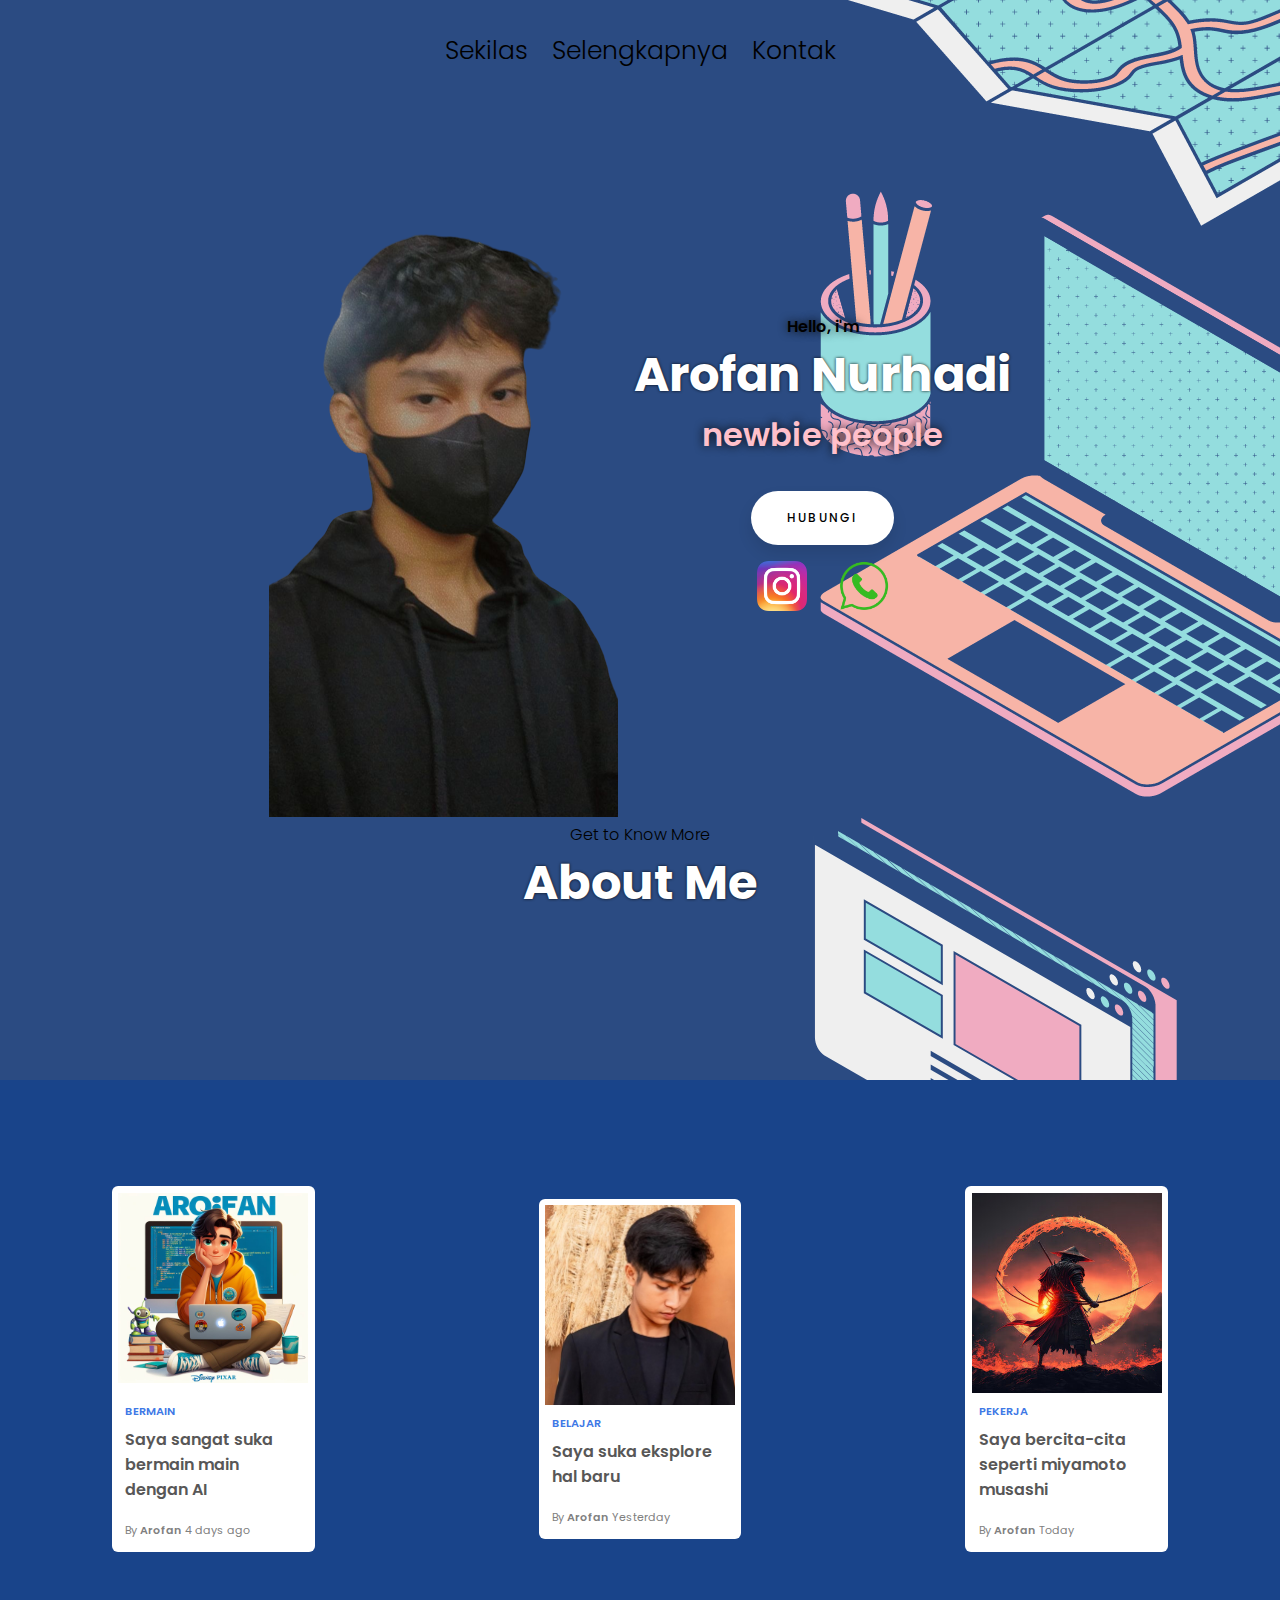
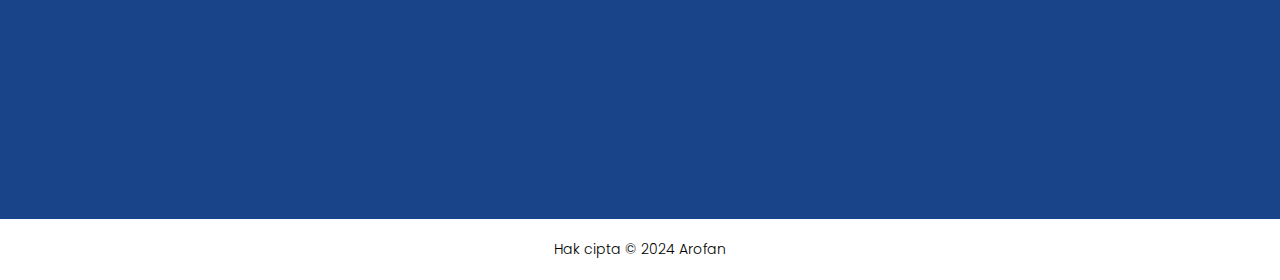
<file: index.html>
<!DOCTYPE html>
<html lang="en">
<head>
    <meta charset="UTF-8">
    <meta name="viewport" content="width=device-width, initial-scale=1.0">
    <title>Home | Arofan</title>
    <link rel="stylesheet" href="css/1.css">
    <link rel="stylesheet" href="css/2.css">
    <style>
        .ft {
    background-color: white;
    color: black;
    padding: 20px;
    text-align: center;
    font-size: 14px;
    border-top: 1px;
    position: static;
        }
    </style>
</head>
<!-- kali ini aku belajar web non simetris -->
<body>
    
    <nav id="nav-komputer">
        <ul class="menu">
            <li><a href="#sekilas">Sekilas</a></li>
            <li><a href="kontak.html">Selengkapnya</a></li>
            <li><a href="selengkap.html">Kontak</a></li>
        </ul>
    </nav>

    <section id="profile">
        <div class="pp-container">
            <img id="pp" src="./img/my.png" alt="my" class="center">
        </div>
        <div class="tulisan">
            <p class="text-1">Hello, i'm</p>
            <h1 class="title">Arofan Nurhadi</h1>
            <p class="text-2">newbie people</p>
            <div class="tombol_size">
                <button class="tombol" onclick="location.href ='https://wa.me/+6283162365253'" >Hubungi</button>
            </div>
            <div id="sosmed">
                <img src="./img/Instagram_icon.png" class="icon" alt="my istagram"
                onclick="location.href='https://www.instagram.com/ar_fan.h'">
                <img src="./img/wa_icon.png" class="icon" alt="my wa" onclick="location.href='https://wa.me/+6283162365253'">
            </div>    
        </div>
    </section>

    <section id="sekilas">
        <p class="text-1">Get to Know More</p>
        <h1 class="title">About Me</h1>
    <div class="card-container">
        <div class="card">
            <div class="card-image">
                <img src="./img/konten1.jpeg" alt="">
            </div>
            <div class="category"> Bermain </div>
            <div class="heading"> Saya sangat suka bermain main dengan AI
                <div class="author"> By <span class="name">Arofan</span> 4 days ago</div>
            </div>
        </div>
        <div class="card">
            <div class="card-image">
                <img src="./img/profil.jpg" alt="" height="200">
            </div>
            <div class="category"> Belajar </div>
            <div class="heading"> Saya suka eksplore hal baru
                <div class="author"> By <span class="name">Arofan</span> Yesterday</div>
            </div>
        </div>
        <div class="card">
            <div class="card-image">
                <img src="./img/samurai.jpg" alt="" height="200">
            </div>
            <div class="category"> Pekerja </div>
            <div class="heading"> Saya bercita-cita seperti miyamoto musashi
                <div class="author"> By <span class="name">Arofan</span> Today</div>
            </div>
        </div>
    </div>
    </section>

    <footer class="ft">
        <p>Hak cipta &copy; 2024 Arofan</p>
    </footer>

    <script src="js/script.js"></script>
</body>
</html>
</file>
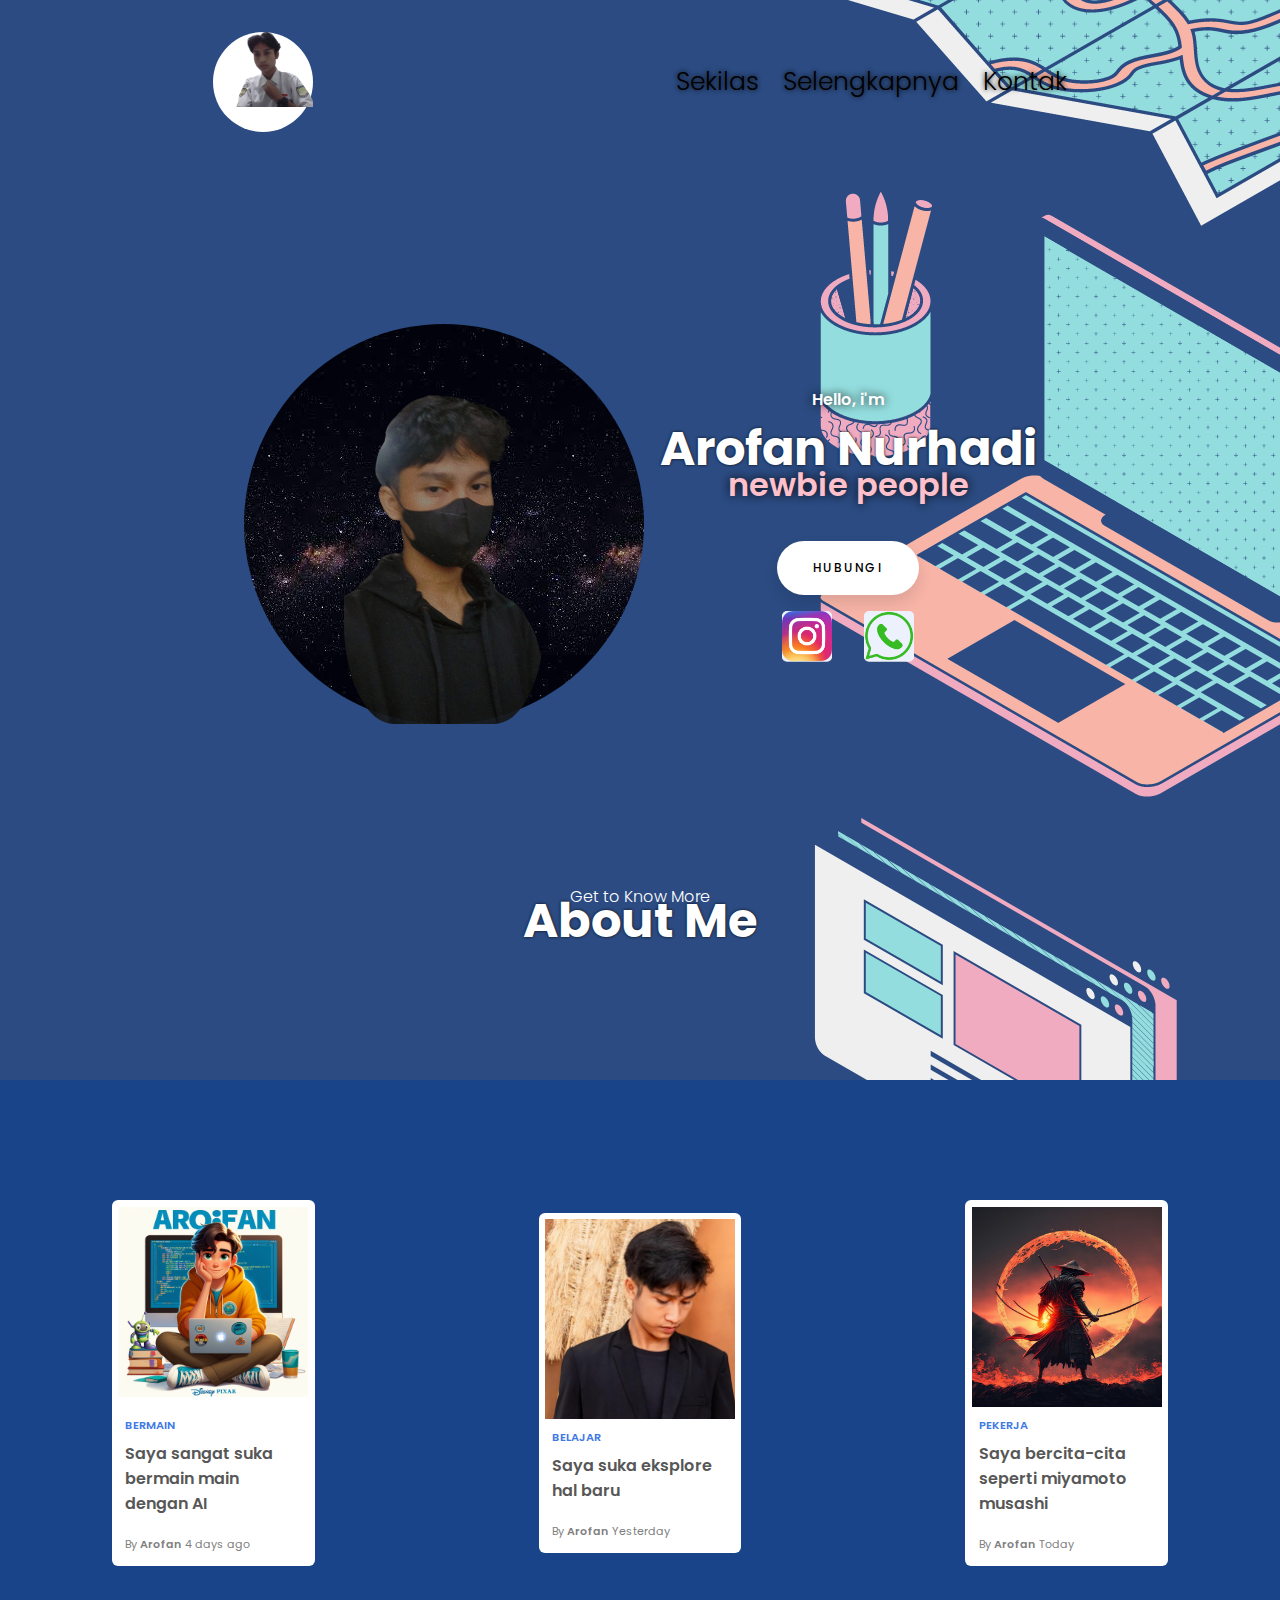
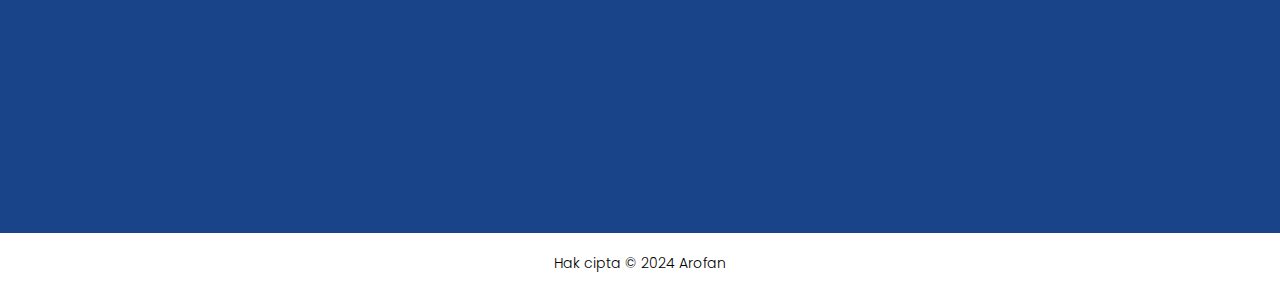
<file: Arofan.html>
<!DOCTYPE html>
<html lang="en">
<head>
    <meta charset="UTF-8">
    <meta name="viewport" content="width=device-width, initial-scale=1.0">
    <title>Home | Arofan</title>
    <link rel="stylesheet" href="css/3.css">
    <link rel="stylesheet" href="css/1.css">
    <link rel="stylesheet" href="css/2.css">
    <style>
        .ft {
    background-color: white;
    color: black;
    padding: 20px;
    text-align: center;
    font-size: 14px;
    border-top: 1px;
    position: static;
        }
    </style>
</head>
<!-- kali ini aku belajar web non simetris -->
<body>
    <nav id="nav-komputer">
        <div class="avatar"><img id="logo" src="./img/WIN_20230426_13_16_11_Pro-removebg-preview.png" alt="profil"></div>
        <ul class="menu">
            <li><a href="Arofan.html">Sekilas</a></li>
            <li><a href="kontak.html">Selengkapnya</a></li>
            <li><a href="selengkap.html">Kontak</a></li>
        </ul>
    </nav>

    <section id="profile">
        <div class="pp-container">
            <img id="pp" src="./img/my.png" alt="my" class="center">
        </div>
        <div class="tulisan">
            <p class="text-1" >Hello, i'm</p>
            <br>
            <h1 class="title">Arofan Nurhadi</h1>
            <p class="text-2">newbie people</p>
            <div class="tombol_size">
                <button class="tombol" onclick="location.href ='https://wa.me/+6283162365253'" >Hubungi</button>
            </div>
            <div id="sosmed">
                <img src="./img/Instagram_icon.png" class="icon" alt="my istagram"
                onclick="location.href='https://www.instagram.com/ar_fan.h'">
                <img src="./img/wa_icon.png" class="icon" alt="my wa" onclick="location.href='https://wa.me/+6283162365253'">
            </div>    
        </div>
    </section>

    <section id="sekilas">
        <p class="text-1">Get to Know More</p>
        <h1 class="title">About Me</h1>
    <div class="card-container">
        <div class="card">
            <div class="card-image">
                <img src="./img/konten1.jpeg" alt="">
            </div>
            <div class="category"> Bermain </div>
            <div class="heading"> Saya sangat suka bermain main dengan AI
                <div class="author"> By <span class="name">Arofan</span> 4 days ago</div>
            </div>
        </div>
        <div class="card">
            <div class="card-image">
                <img src="./img/profil.jpg" alt="" height="200">
            </div>
            <div class="category"> Belajar </div>
            <div class="heading"> Saya suka eksplore hal baru
                <div class="author"> By <span class="name">Arofan</span> Yesterday</div>
            </div>
        </div>
        <div class="card">
            <div class="card-image">
                <img src="./img/samurai.jpg" alt="" height="200">
            </div>
            <div class="category"> Pekerja </div>
            <div class="heading"> Saya bercita-cita seperti miyamoto musashi
                <div class="author"> By <span class="name">Arofan</span> Today</div>
            </div>
        </div>
    </div>
    </section>

    <footer class="ft">
        <p>Hak cipta &copy; 2024 Arofan</p>
    </footer>

    <script src="js/script.js"></script>
</body>
</html>
</file>
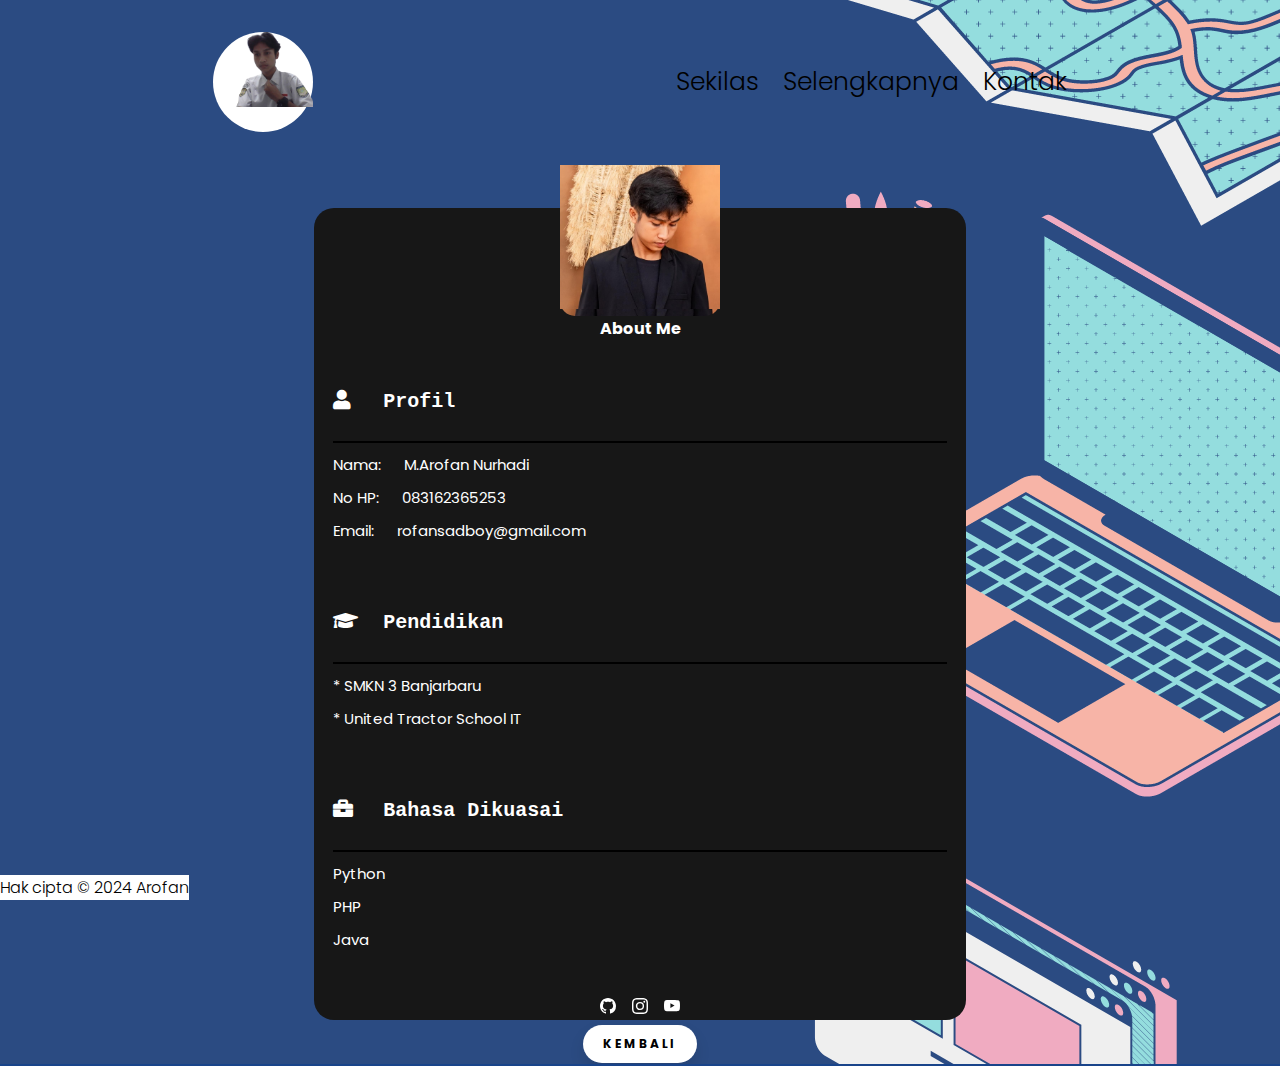
<file: kontak.html>
<!DOCTYPE html>
<html lang="en">
<head>
    <meta charset="UTF-8">
    <meta name="viewport" content="width=device-width, initial-scale=1.0">
    <title>Selengkapnya | arofan</title>
    <link rel="stylesheet" href="css/1.css">
    <link rel="stylesheet" href="css/2.css">
    <link rel="stylesheet" href="css/5.css">
    <link rel="stylesheet" href="https://cdnjs.cloudflare.com/ajax/libs/font-awesome/5.15.4/css/all.min.css">
    
</head>
<body>
    <nav id="nav-komputer">
        <div class="avatar"><img id="logo" src="./img/WIN_20230426_13_16_11_Pro-removebg-preview.png" alt="profil"></div>
        <ul class="menu">
            <li><a href="Arofan.html">Sekilas</a></li>
            <li><a href="kontak.html">Selengkapnya</a></li>
            <li><a href="selengkap.html">Kontak</a></li>
        </ul>
    </nav>
    <div class="container">
    <div class="card">
            <div class="img">
                <img src="/img/profil.jpg" alt="">
            </div>
            <span>About Me</span>
        <div class="section">
            <div class="info">
                <h2><i class="fas fa-user icon"></i>Profil</h2>
                <p>Nama: &emsp; M.Arofan Nurhadi</p>
                <p>No HP: &emsp; 083162365253</p>
                <p>Email: &emsp; rofansadboy@gmail.com</p>
            </div>
        </div>
        <div class="section">
            <div class="info">
                <h2><i class="fas fa-graduation-cap icon"></i>Pendidikan</h2>
                <p>* SMKN 3 Banjarbaru</p>
                <p>* United Tractor School IT</p>
            </div>
        </div>
        <div class="section">
            <div class="info">
                <h2><i class="fas fa-briefcase icon"></i>Bahasa Dikuasai</h2>
                <p>Python</p>
                <p>PHP</p>
                <p>Java</p>
            </div>
        </div>
            <div class="share">
                <a href="https://github.com/nurhadi220">
                <svg xmlns="http://www.w3.org/2000/svg" width="16" height="16" fill="currentColor" class="bi bi-github" viewBox="0 0 16 16">
                <path d="M8 0C3.58 0 0 3.58 0 8c0 3.54 2.29 6.53 5.47 7.59.4.07.55-.17.55-.38 0-.19-.01-.82-.01-1.49-2.01.37-2.53-.49-2.69-.94-.09-.23-.48-.94-.82-1.13-.28-.15-.68-.52-.01-.53.63-.01 1.08.58 1.23.82.72 1.21 1.87.87 2.33.66.07-.52.28-.87.51-1.07-1.78-.2-3.64-.89-3.64-3.95 0-.87.31-1.59.82-2.15-.08-.2-.36-1.02.08-2.12 0 0 .67-.21 2.2.82.64-.18 1.32-.27 2-.27.68 0 1.36.09 2 .27 1.53-1.04 2.2-.82 2.2-.82.44 1.1.16 1.92.08 2.12.51.56.82 1.27.82 2.15 0 3.07-1.87 3.75-3.65 3.95.29.25.54.73.54 1.48 0 1.07-.01 1.93-.01 2.2 0 .21.15.46.55.38A8.012 8.012 0 0 0 16 8c0-4.42-3.58-8-8-8z"></path>
                </svg>
                </a>
            <a href="https://www.instagram.com/ar_fan.h"><svg xmlns="http://www.w3.org/2000/svg" width="16" height="16" fill="currentColor" class="bi bi-instagram" viewBox="0 0 16 16">
            <path d="M8 0C5.829 0 5.556.01 4.703.048 3.85.088 3.269.222 2.76.42a3.917 3.917 0 0 0-1.417.923A3.927 3.927 0 0 0 .42 2.76C.222 3.268.087 3.85.048 4.7.01 5.555 0 5.827 0 8.001c0 2.172.01 2.444.048 3.297.04.852.174 1.433.372 1.942.205.526.478.972.923 1.417.444.445.89.719 1.416.923.51.198 1.09.333 1.942.372C5.555 15.99 5.827 16 8 16s2.444-.01 3.298-.048c.851-.04 1.434-.174 1.943-.372a3.916 3.916 0 0 0 1.416-.923c.445-.445.718-.891.923-1.417.197-.509.332-1.09.372-1.942C15.99 10.445 16 10.173 16 8s-.01-2.445-.048-3.299c-.04-.851-.175-1.433-.372-1.941a3.926 3.926 0 0 0-.923-1.417A3.911 3.911 0 0 0 13.24.42c-.51-.198-1.092-.333-1.943-.372C10.443.01 10.172 0 7.998 0h.003zm-.717 1.442h.718c2.136 0 2.389.007 3.232.046.78.035 1.204.166 1.486.275.373.145.64.319.92.599.28.28.453.546.598.92.11.281.24.705.275 1.485.039.843.047 1.096.047 3.231s-.008 2.389-.047 3.232c-.035.78-.166 1.203-.275 1.485a2.47 2.47 0 0 1-.599.919c-.28.28-.546.453-.92.598-.28.11-.704.24-1.485.276-.843.038-1.096.047-3.232.047s-2.39-.009-3.233-.047c-.78-.036-1.203-.166-1.485-.276a2.478 2.478 0 0 1-.92-.598 2.48 2.48 0 0 1-.6-.92c-.109-.281-.24-.705-.275-1.485-.038-.843-.046-1.096-.046-3.233 0-2.136.008-2.388.046-3.231.036-.78.166-1.204.276-1.486.145-.373.319-.64.599-.92.28-.28.546-.453.92-.598.282-.11.705-.24 1.485-.276.738-.034 1.024-.044 2.515-.045v.002zm4.988 1.328a.96.96 0 1 0 0 1.92.96.96 0 0 0 0-1.92zm-4.27 1.122a4.109 4.109 0 1 0 0 8.217 4.109 4.109 0 0 0 0-8.217zm0 1.441a2.667 2.667 0 1 1 0 5.334 2.667 2.667 0 0 1 0-5.334z"></path>
            </svg></a>
            <a href="https://www.youtube.com/channel/UCIw8_BqngArBGwmAT6whl-w"><svg xmlns="http://www.w3.org/2000/svg" width="16" height="16" fill="currentColor" class="bi bi-youtube" viewBox="0 0 16 16">
            <path d="M8.051 1.999h.089c.822.003 4.987.033 6.11.335a2.01 2.01 0 0 1 1.415 1.42c.101.38.172.883.22 1.402l.01.104.022.26.008.104c.065.914.073 1.77.074 1.957v.075c-.001.194-.01 1.108-.082 2.06l-.008.105-.009.104c-.05.572-.124 1.14-.235 1.558a2.007 2.007 0 0 1-1.415 1.42c-1.16.312-5.569.334-6.18.335h-.142c-.309 0-1.587-.006-2.927-.052l-.17-.006-.087-.004-.171-.007-.171-.007c-1.11-.049-2.167-.128-2.654-.26a2.007 2.007 0 0 1-1.415-1.419c-.111-.417-.185-.986-.235-1.558L.09 9.82l-.008-.104A31.4 31.4 0 0 1 0 7.68v-.123c.002-.215.01-.958.064-1.778l.007-.103.003-.052.008-.104.022-.26.01-.104c.048-.519.119-1.023.22-1.402a2.007 2.007 0 0 1 1.415-1.42c.487-.13 1.544-.21 2.654-.26l.17-.007.172-.006.086-.003.171-.007A99.788 99.788 0 0 1 7.858 2h.193zM6.4 5.209v4.818l4.157-2.408L6.4 5.209z"></path>
            </svg></a>
            </div>
            <button onclick="location.href='index.html'">Kembali</button>
    </div>
    </div>
    
    <footer>
        <p>Hak cipta &copy; 2024 Arofan</p>
    </footer>
    
</body>
</html>
</file>
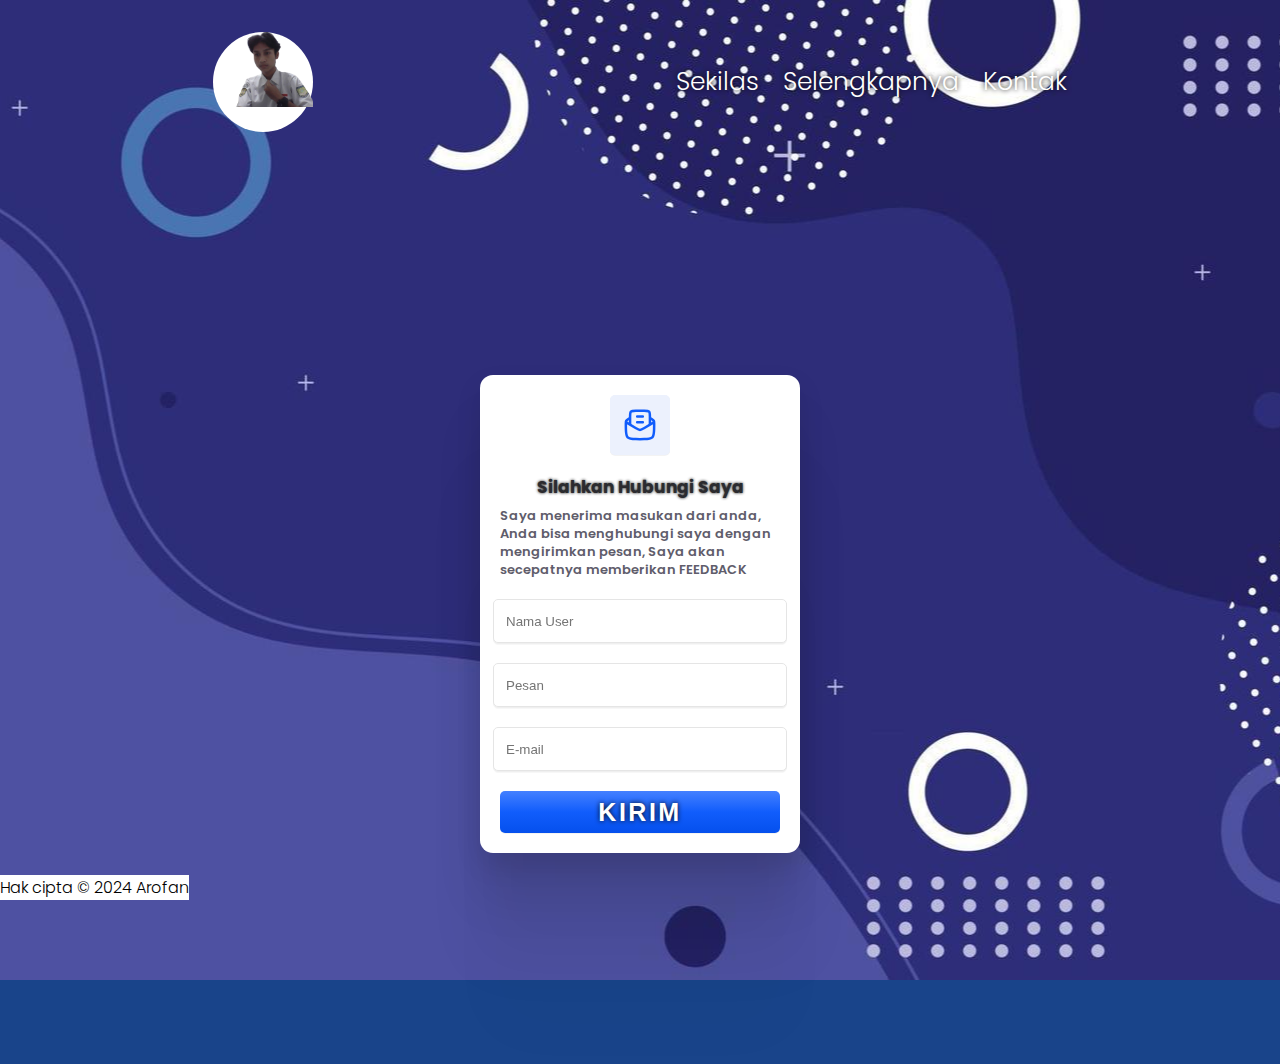
<file: selengkap.html>
<!DOCTYPE html>
<html lang="en">
<head>
    <meta charset="UTF-8">
    <meta name="viewport" content="width=device-width, initial-scale=1.0">
    <title>Kontak | Arofan</title>
    <link rel="stylesheet" href="css/3.css">
    <link rel="stylesheet" href="css/2.css">
    <link rel="stylesheet" href="css/5.css">
</head>
<body>
    <nav id="nav-komputer">
        <div class="avatar"><img id="logo" src="./img/WIN_20230426_13_16_11_Pro-removebg-preview.png" alt="profil"></div>
        <ul class="menu">
            <li><a href="Arofan.html">Sekilas</a></li>
            <li><a href="kontak.html">Selengkapnya</a></li>
            <li><a href="selengkap.html">Kontak</a></li>
        </ul>
    </nav>
    <div class="container">
    <div class="popup">
        <form class="form">
            <div class="icon">
            <svg xmlns="http://www.w3.org/2000/svg" fill="none" viewBox="0 0 34 34" height="34" width="34">
                <path stroke-linejoin="round" stroke-width="2.5" stroke="#115DFC" d="M7.08385 9.91666L5.3572 11.0677C4.11945 11.8929 3.50056 12.3055 3.16517 12.9347C2.82977 13.564 2.83226 14.3035 2.83722 15.7825C2.84322 17.5631 2.85976 19.3774 2.90559 21.2133C3.01431 25.569 3.06868 27.7468 4.67008 29.3482C6.27148 30.9498 8.47873 31.0049 12.8932 31.1152C15.6396 31.1838 18.3616 31.1838 21.1078 31.1152C25.5224 31.0049 27.7296 30.9498 29.331 29.3482C30.9324 27.7468 30.9868 25.569 31.0954 21.2133C31.1413 19.3774 31.1578 17.5631 31.1639 15.7825C31.1688 14.3035 31.1712 13.564 30.8359 12.9347C30.5004 12.3055 29.8816 11.8929 28.6437 11.0677L26.9171 9.91666"></path>
                <path stroke-linejoin="round" stroke-width="2.5" stroke="#115DFC" d="M2.83331 14.1667L12.6268 20.0427C14.7574 21.3211 15.8227 21.9603 17 21.9603C18.1772 21.9603 19.2426 21.3211 21.3732 20.0427L31.1666 14.1667"></path>
                <path stroke-width="2.5" stroke="#115DFC" d="M7.08331 17V8.50001C7.08331 5.82872 7.08331 4.49307 7.91318 3.66321C8.74304 2.83334 10.0787 2.83334 12.75 2.83334H21.25C23.9212 2.83334 25.2569 2.83334 26.0868 3.66321C26.9166 4.49307 26.9166 5.82872 26.9166 8.50001V17"></path>
                <path stroke-linejoin="round" stroke-linecap="round" stroke-width="2.5" stroke="#115DFC" d="M14.1667 14.1667H19.8334M14.1667 8.5H19.8334"></path>
            </svg>
            </div>
            <div class="note">
                <label class="title">Silahkan Hubungi Saya</label>
                <span class="subtitle">Saya menerima masukan dari anda, Anda bisa menghubungi saya dengan mengirimkan pesan, Saya akan secepatnya memberikan FEEDBACK</span>
            </div>
                <input placeholder="Nama User" title="User" name="User" type="text" class="input_field">
                <input placeholder="Pesan" title="pesan" name="pesan" type="text" class="input_field">
                <input placeholder="E-mail" title="E-mail" name="email" type="email" class="input_field">
                <button class="submit" onclick="window.location.href='https://mail.google.com/mail/u/0/?view=cm&tf=1&fs=1&to=arofanurhadi@gmail.com&su=Feedback%20Arofan'"><a href="https://mail.google.com/mail/u/0/?view=cm&tf=1&fs=1&to=arofanurhadi@gmail.com&su=Feedback%20Arofan">Kirim</a></button>
        </form>
    </div>
    </div>
    
    <footer>
        <p>Hak cipta &copy; 2024 Arofan</p>
    </footer>
    
</body>
</html>
</file>
<file: css/1.css>
@import url("https://fonts.googleapis.com/css2?family=Nunito:ital@0;1&family=Poppins:ital,wght@0,100;0,200;0,300;0,400;0,500;0,600;0,700;0,800;0,900;1,100;1,200;1,300;1,400;1,500;1,600;1,700;1,800;1,900&display=swap");

@keyframes example {
  0% {
    background-color: red;
    left: 0px;
    top: 0px;
  }
  25% {
    background-color: yellow;
    left: 200px;
    top: 0px;
  }
  50% {
    background-color: blue;
    left: 200px;
    top: 200px;
  }
  75% {
    background-color: green;
    left: 0px;
    top: 200px;
  }
  100% {
    background-color: red;
    left: 0px;
    top: 0px;
  }
}
@keyframes fadeIn {
  0% {
    opacity: 0;
  }
  100% {
    opacity: 1;
  }
}

* {
  margin: 0;
  padding: 0;
  font-family: Poppins;
}

body {
  /* background-color: peachpuff; */
  /* background-image: url("img/heros.png");
  background-image: url("/konten1.jpeg"); */
  font-family: "Poppins", sans-serif;
  font-weight: 300;
  font-style: normal;
  background-image: url("../img/1.png");
  background-color: #19448a;
  background-repeat: no-repeat;
  background-size: auto;
  background-position: top;
  background-attachment: fixed;
  //agar background menyatu keseluruhan
}
img {
  max-width: 100%;
}

html {
  scroll-behavior: smooth;
  font-family: Poppins;
}
nav {
  justify-content: space-around;
  align-items: center;
  height: 17hv;
  padding: 2rem;
}
.avatar {
  width: 100px;
  height: 100px;
  background-color: white;
  position: relative;
  animation-name: example;
  animation-duration: 4s;
  animation-iteration-count: 2;
  animation-direction: alternate;
  border-radius: 50%;
}
img,
#logo {
  width: 100px;
  /* height: 100px; */
  margin: 5;
  align-items: center;
}
a,
.btn {
  transition: all 300ms ease;
  color: black;
  font-size: 25px;
}
a {
  text-decoration: none;
  /* text-pos:none; */
}
a:hover {
  color: pink;
  text-decoration: underline;
  font-size: 25px;
}

nav,
.menu {
  display: flex;
}
nav {
  justify-content: space-around;
  align-items: center;
}
.menu {
  gap: 1.5rem;
  list-style: none;
  font-size: 1.5rem;
}

.menu-link {
  position: abselute;
  top: 100%;
  right: 0;
  width: fit-content;
  text-align: center;
  max-height: 0;
  overflow: hidden;
  transition: all 0.3s ease-in-out;
  height: 200px;
}

.menu-link a {
  display: block;
  padding: 10px;
  text-align: center;
  font-size: 1.2rem;
  color: black;
  text-decoration: none;
  transition: all 0.3s ease-in-out;
}
a:hover {
  color: pink;
  text-decoration: underline;
  font-size: 25px;
}

.menu-link li {
  list-style: none;
}

.menu-link.open {
  max-height: 500px;
}

.section {
  padding-top: 4vh;
  height: 96vh;
  margin: 0 10rem;
  box-sizing: border-box;
  min-height: fit-content;
}
.section-container {
  display: flex;
}

#profile {
  display: flex;
  justify-content: center;
  gap: 1rem;
  height: 80vh;
}

.tulisan {
  align-self: center;
  text-align: center;
}
.text-1 {
  text-align: center;
}
.title {
  font-size: 3rem;
  text-align: center;
  color: white;
  text-shadow: 0 0 3px #0a0a0a;
}
.tulisan p {
  font-weight: 600;
  text-shadow: 0 0 10px #0a0a0a;
}
.text-2 {
  font-size: 2rem;
  margin-bottom: 2rem;
  color: pink;
  text-shadow: 0 0 10px #0a0a0a;
}

#sosmed {
  display: flex;
  justify-content: center;
  margin-top: 1rem;
  gap: 2rem;
}

.icon {
  cursor: pointer;
  height: 50px;
  width: 50px;
}

.tombol-size {
  display: flex;
  justify-content: center;
  gap: 1rem;
}

button {
  padding: 1.5em 3em;
  font-size: 12px;
  text-transform: uppercase;
  letter-spacing: 2.5px;
  font-weight: 500;
  color: #000;
  background-color: #fff;
  border: none;
  border-radius: 45px;
  box-shadow: 0px 8px 15px rgba(0, 0, 0, 0.1);
  transition: all 0.3s ease 0s;
  cursor: pointer;
  outline: none;
}

button:hover {
  background-color: #23c483;
  box-shadow: 0px 15px 20px rgba(46, 229, 157, 0.4);
  color: #fff;
  transform: translateY(-7px);
}

button:active {
  transform: translateY(-1px);
}

.card-container {
  display: flex;
  justify-content: space-around;
  align-items: center;
  height: 100vh;
}
.card {
  width: 190px;
  background: white;
  padding: 0.4em;
  border-radius: 6px;
}

.card-image {
  width: 100%;
  height: 200px;
  border-radius: 6px 6px 0 0;
  object-fit: cover;
}

.card-image:hover {
  transform: scale(0.98);
}

.category {
  text-transform: uppercase;
  font-size: 0.7em;
  font-weight: 600;
  color: rgb(63, 121, 230);
  padding: 10px 7px 0;
}

.category:hover {
  cursor: pointer;
}

.heading {
  font-weight: 600;
  color: rgb(88, 87, 87);
  padding: 7px;
}

.heading:hover {
  cursor: pointer;
}

.author {
  color: gray;
  font-weight: 400;
  font-size: 11px;
  padding-top: 20px;
}

.name {
  font-weight: 600;
}

.name:hover {
  cursor: pointer;
}

img {
  width: 100%;
  object-fit: cover;
}
</file>
<file: css/2.css>
@media screen and (max-width: 1200px) {
  #nav-komputer {
    display: none;
  }
  #nav-mobile {
    display: flex;
  }
}
footer {
  /* background-color: white;
  color: black;
  padding: 20px;
  text-align: center;
  font-size: 14px;
  border-top: 1px; */
  position: fixed;
  left: 0;
  bottom: 0;
  /* width: 100%; */
  background-color: white;
  color: white;
  text-align: center;
}

footer p {
  margin: 0;
  color: black;
}
</file>
<file: css/3.css>
@import url("https://fonts.googleapis.com/css2?family=Nunito:ital@0;1&family=Poppins:ital,wght@0,100;0,200;0,300;0,400;0,500;0,600;0,700;0,800;0,900;1,100;1,200;1,300;1,400;1,500;1,600;1,700;1,800;1,900&display=swap");

@keyframes example {
  0% {
    background-color: red;
    left: 0px;
    top: 0px;
  }
  25% {
    background-color: yellow;
    left: 200px;
    top: 0px;
  }
  50% {
    background-color: blue;
    left: 200px;
    top: 200px;
  }
  75% {
    background-color: green;
    left: 0px;
    top: 200px;
  }
  100% {
    background-color: red;
    left: 0px;
    top: 0px;
  }
}
@keyframes fadeIn {
  0% {
    opacity: 0;
  }
  100% {
    opacity: 1;
  }
}

* {
  margin: 0;
  padding: 0;
}
body {
  /* background-color: peachpuff; */
  /* background-image: url("img/heros.png");
  background-image: url("/konten1.jpeg"); */
  font-family: "Poppins", sans-serif;
  font-weight: 300;
  font-style: normal;
  background-image: url("../img/bg.jpg");
  background-color: #19448a;
  background-repeat: no-repeat;
  background-size: auto;
  background-position: top;
  background-attachment: fixed;
  //agar background menyatu keseluruhan
}
img {
  max-width: 100%;
}
html {
  scroll-behavior: smooth;
}

p {
  color: white;
}
a,
.btn {
  transition: all 300ms ease;
  color: white;
  font-size: 25px;
}
a {
  text-decoration: none;
  text-shadow: 0 0 5px #0a0a0a;
  /* text-pos:none; */
}
a:hover {
  color: pink;
  text-decoration: underline;
  font-size: 25px;
  font-weight: bold;
  text-shadow: 0 0 3px #0a0a0a;
}

nav,
.menu {
  display: flex;
}
nav {
  justify-content: space-around;
  align-items: center;
  height: 17hv;
  padding: 2rem;
}
.avatar {
  width: 100px;
  height: 100px;
  background-color: white;
  position: relative;
  animation-name: example;
  animation-duration: 4s;
  animation-iteration-count: 2;
  animation-direction: alternate;
  border-radius: 50%;
}
img,
#logo {
  width: 100px;
  /* height: 100px; */
  margin: 5;
  align-items: center;
}

.menu {
  gap: 1.5rem;
  list-style: none;
  font-size: 1.5rem;
}

/* hp nah */
#nav-mobile {
  display: none;
}

.menu-hp {
  position: relative;
  display: inline-block;
}

.aduhai {
  display: flex;
  flex-direction: column;
  justify-content: space-around;
  width: 30px;
  height: 20px;
  cursor: pointer;
  padding: 2px;
}

.aduhai .line {
  width: 100%;
  height: 3px;
  background-color: black;
  transition: all 0.3s ease;
}

.menu-link {
  position: abselute;
  top: 100%;
  right: 0;
  width: fit-content;
  text-align: center;
  max-height: 0;
  overflow: hidden;
  transition: all 0.3s ease-in-out;
  height: 200px;
}

.menu-link a {
  display: block;
  padding: 10px;
  text-align: center;
  font-size: 1.2rem;
  color: black;
  text-decoration: none;
  transition: all 0.3s ease-in-out;
}
a:hover {
  color: pink;
  text-decoration: underline;
  font-size: 25px;
  text-shadow: 0 0 3px #0a0a0a;
}

.menu-link li {
  list-style: none;
}

.menu-link.open {
  max-height: 500px;
}

.aduhai.open span:first-child {
  transform: rotate(45deg) translate(10px, 5px);
}

.aduhai.open span:nth-child {
  opacity: 0;
}

.aduhai.open span:last-child {
  transform: rotate(-45deg) translate(10px, -5px);
}

.aduhai.line:first-child {
  transform: none;
}

.aduhai.line:first-child {
  opacity: 1;
}

.aduhai.line:first-child {
  transform: none;
}

/* isi */
.pp-container {
  height: 400px;
  width: 400px;
  display: flex;
  margin: auto 0;
  background-image: url("../img/images.jpeg");
  border-radius: 50%;
  animation-name: fadeIn;
}

#pp {
  width: 200px;
  height: 400px;
  margin: 5;
  opacity: 0.9;
}
.center {
  display: block;
  margin-left: auto;
  margin-right: auto;
  width: 50%;
  border-radius: 25%;
}

.section {
  padding-top: 4vh;
  height: 96vh;
  margin: 0 10rem;
  box-sizing: border-box;
  min-height: fit-content;
}
.section-container {
  display: flex;
}

#profile {
  display: flex;
  justify-content: center;
  gap: 1rem;
  height: 80vh;
}

.tulisan {
  align-self: center;
  text-align: center;
}
.text-1 {
  text-align: center;
}
.title {
  font-size: 3rem;
  text-align: center;
  color: white;
  text-shadow: 0 0 3px #0a0a0a;
}
.tulisan p {
  font-weight: 600;
  text-shadow: 0 0 10px #0a0a0a;
}
.text-2 {
  font-size: 2rem;
  margin-bottom: 2rem;
  color: pink;
  text-shadow: 0 0 10px #0a0a0a;
}

#sosmed {
  display: flex;
  justify-content: center;
  margin-top: 1rem;
  gap: 2rem;
}

.icon {
  cursor: pointer;
  height: 50px;
  width: 50px;
}

.tombol-size {
  display: flex;
  justify-content: center;
  gap: 1rem;
}

button {
  padding: 1.5em 3em;
  font-size: 12px;
  text-transform: uppercase;
  letter-spacing: 2.5px;
  font-weight: 500;
  color: #000;
  background-color: #fff;
  border: none;
  border-radius: 45px;
  box-shadow: 0px 8px 15px rgba(0, 0, 0, 0.1);
  transition: all 0.3s ease 0s;
  cursor: pointer;
  outline: none;
}

button:hover {
  background-color: #23c483;
  box-shadow: 0px 15px 20px rgba(46, 229, 157, 0.4);
  color: #fff;
  transform: translateY(-7px);
}

button:active {
  transform: translateY(-1px);
}

.popup {
  position: relative;
  width: 320px;
  height: fit-content;
  background: #ffffff;
  box-shadow: 0px 187px 75px rgba(0, 0, 0, 0.01),
    0px 105px 63px rgba(0, 0, 0, 0.05), 0px 47px 47px rgba(0, 0, 0, 0.09),
    0px 12px 26px rgba(0, 0, 0, 0.1), 0px 0px 0px rgba(0, 0, 0, 0.1);
  border-radius: 13px;
}

.form {
  display: flex;
  flex-direction: column;
  align-items: flex-start;
  padding: 20px;
  gap: 20px;
  align-items: center;
  justify-content: center;
}

.icon {
  display: flex;
  align-items: center;
  justify-content: center;
  width: 60px;
  height: 60px;
  background: #ecf1fd;
  box-shadow: 0px 0.5px 0.5px #efefef, 0px 1px 0.5px rgba(239, 239, 239, 0.5);
  border-radius: 5px;
}

.note {
  display: flex;
  flex-direction: column;
  gap: 8px;
}

.title {
  font-style: normal;
  font-weight: 700;
  font-size: 17px;
  line-height: 24px;
  color: #2b2b2f;
}

.subtitle {
  font-style: normal;
  font-weight: 600;
  font-size: 13px;
  line-height: 18px;
  color: #5f5d6b;
}

.input_field {
  width: 100%;
  height: 42px;
  padding: 0 0 0 12px;
  border-radius: 5px;
  outline: none;
  border: 1px solid #e5e5e5;
  filter: drop-shadow(0px 1px 0px #efefef)
    drop-shadow(0px 1px 0.5px rgba(239, 239, 239, 0.5));
  transition: all 0.3s cubic-bezier(0.15, 0.83, 0.66, 1);
}

.input_field:focus {
  border: 1px solid transparent;
  box-shadow: 0px 0px 0px 1px #2b2b2f;
  background-color: transparent;
}

.form button.submit {
  display: flex;
  flex-direction: row;
  justify-content: center;
  align-items: center;
  padding: 10px 18px;
  gap: 10px;
  width: 100%;
  height: 42px;
  background: linear-gradient(180deg, #4480ff 0%, #115dfc 50%, #0550ed 100%);
  box-shadow: 0px 0.5px 0.5px #efefef, 0px 1px 0.5px rgba(239, 239, 239, 0.5);
  border-radius: 5px;
  border: 0;
  font-style: normal;
  font-weight: 600;
  font-size: 12px;
  line-height: 15px;
  color: #ffffff;
}
</file>
<file: css/5.css>
.card {
  width: 40em;
  height: 50em;
  background: #171717;
  transition: 1s ease-in-out;
  border-top-right-radius: 20px;
  border-top-left-radius: 20px;
  border-bottom-right-radius: 20px;
  border-bottom-left-radius: 20px;
  display: flex;
  flex-direction: column;
  /* align-items: center; */
  justify-content: center;
}

.card span {
  font-weight: bold;
  color: white;
  text-align: center;
  display: block;
  font-size: 1em;
}

.card .info {
  font-weight: 400;
  color: white;
  display: block;
  text-align: left;
  font-size: 1em;
  margin: 0.2em;
}

.card .img {
  width: 10em;
  height: 10em;
  background-image: url("../img/profil.jpg");
  background-size: cover;
  background-position: center;
  border-radius: 15px;
  margin: auto;
}

.card .share {
  margin-top: 1em;
  display: flex;
  justify-content: center;
  gap: 1em;
}

.card a {
  color: white;
  transition: 0.4s ease-in-out;
}

.card a:hover {
  color: red;
}

.card button {
  padding: 0.8em 1.7em;
  display: block;
  margin: auto;
  border-radius: 25px;
  border: none;
  font-weight: bold;
  background: #ffffff;
  color: rgb(0, 0, 0);
  transition: 0.4s ease-in-out;
}

.card button:hover {
  background: red;
  color: white;
  cursor: pointer;
}

.container {
  display: flex;
  justify-content: center;
  align-items: center;
  height: 100vh;
}

.section h2 {
  font-size: 20px;
  font-family: monospace;
  color: white;
  margin-bottom: 10px;
  border-bottom: 2px solid black;
  padding-bottom: 1px;
}

.info p {
  font-size: 15px;
  margin-bottom: 10px;
}

.section {
  height: 10em;
  margin: 10px;
}
</file>
